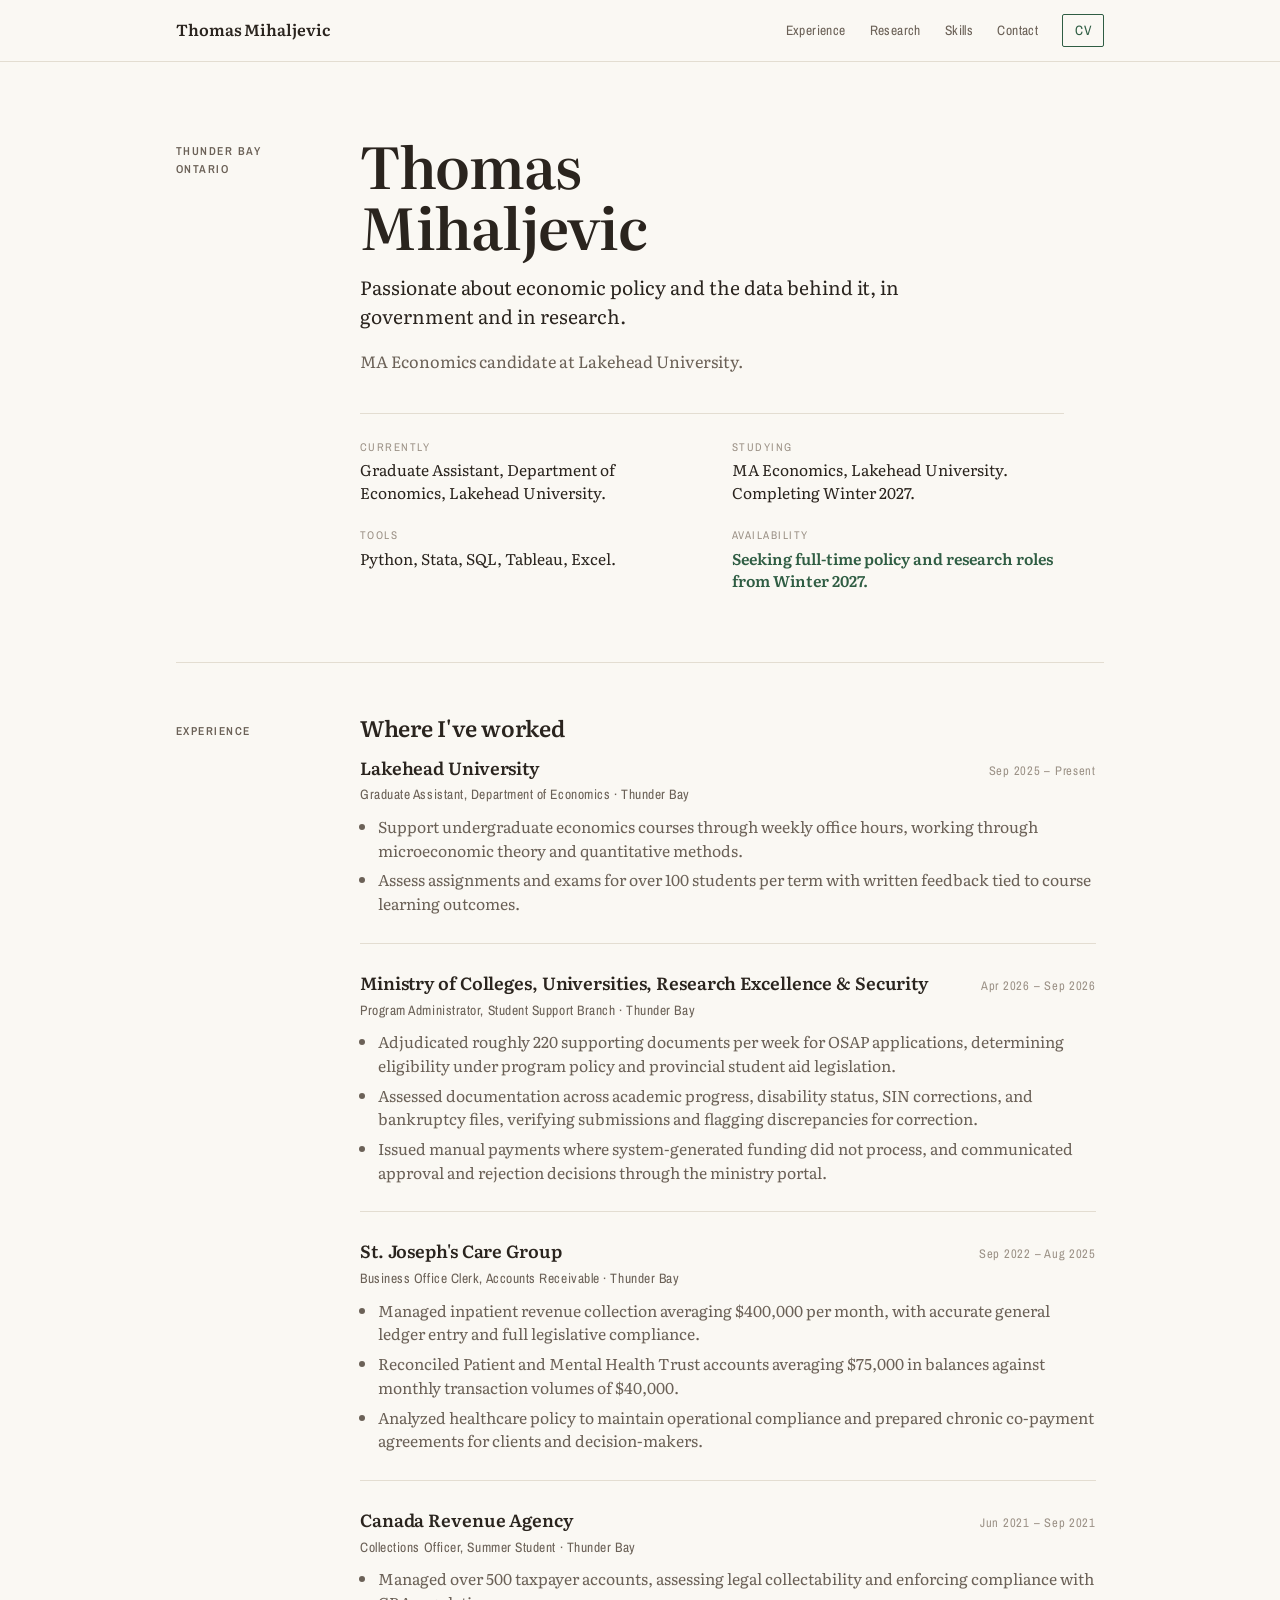
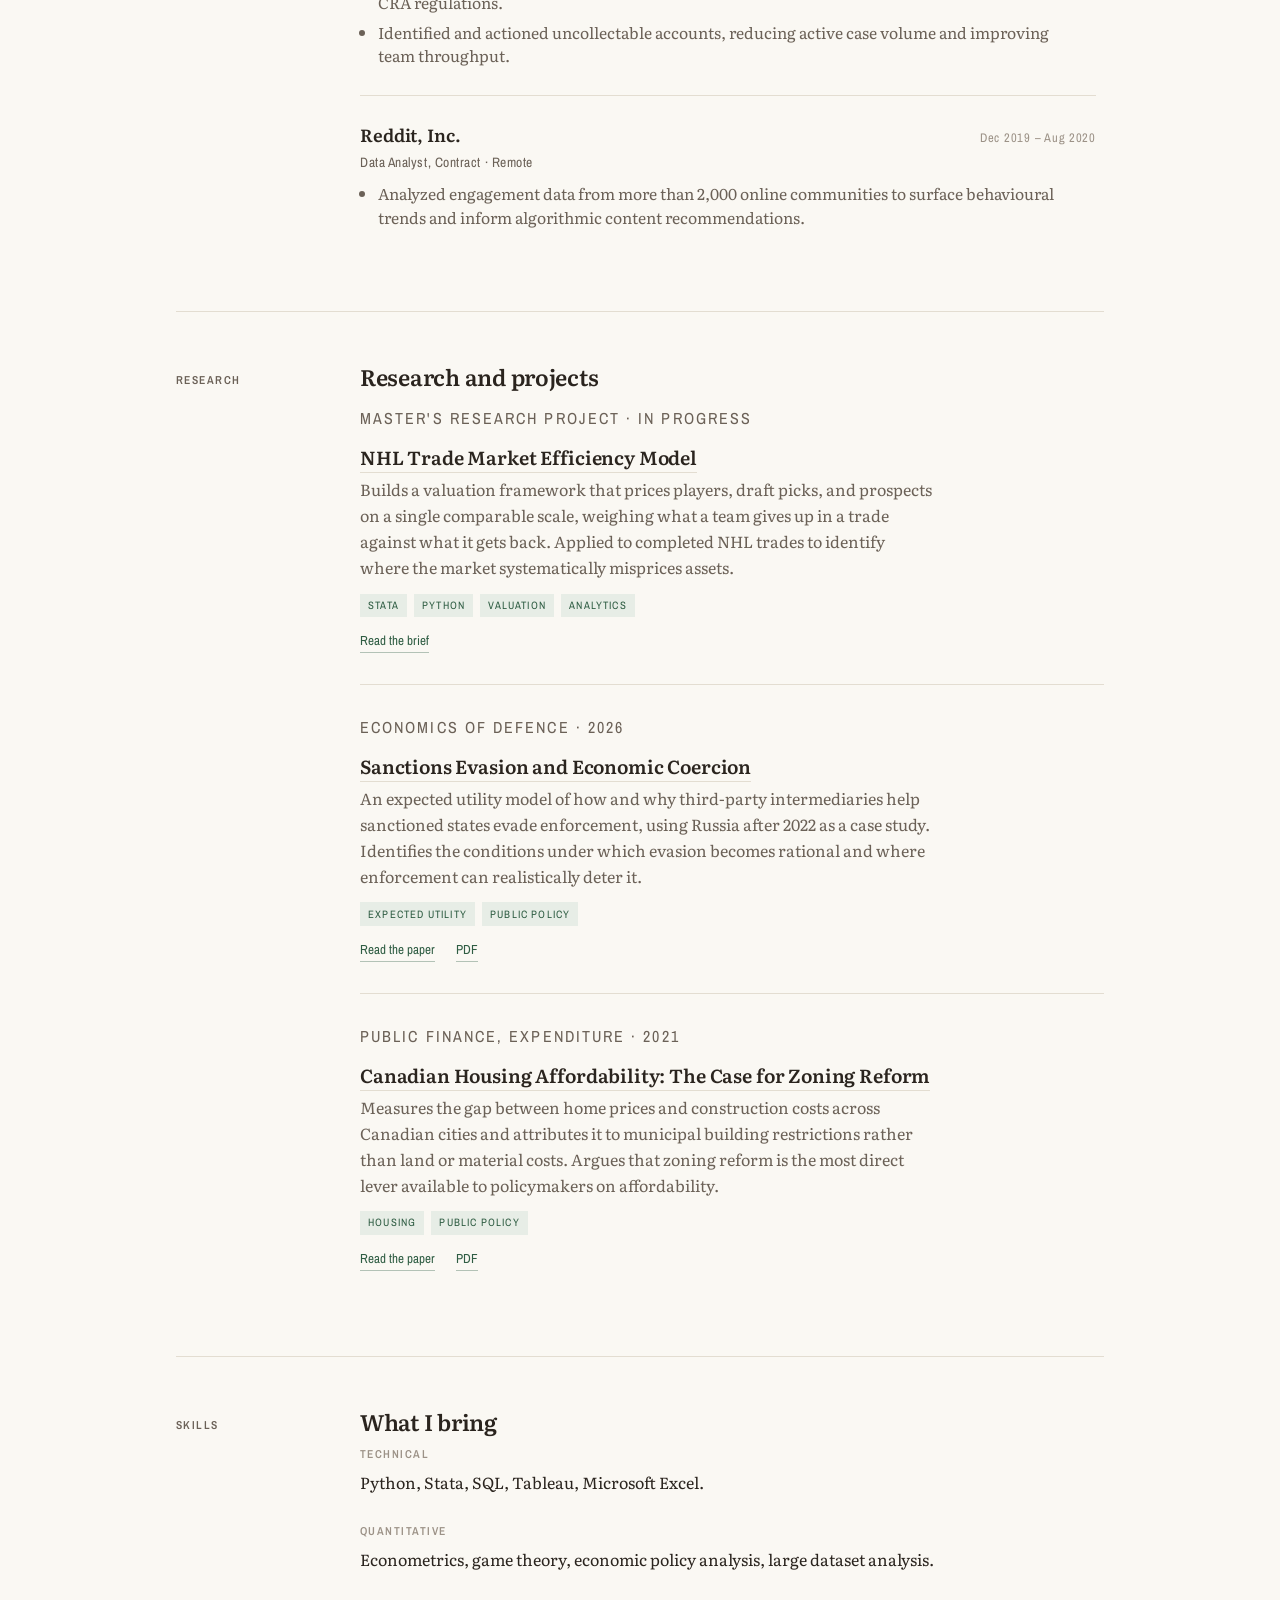
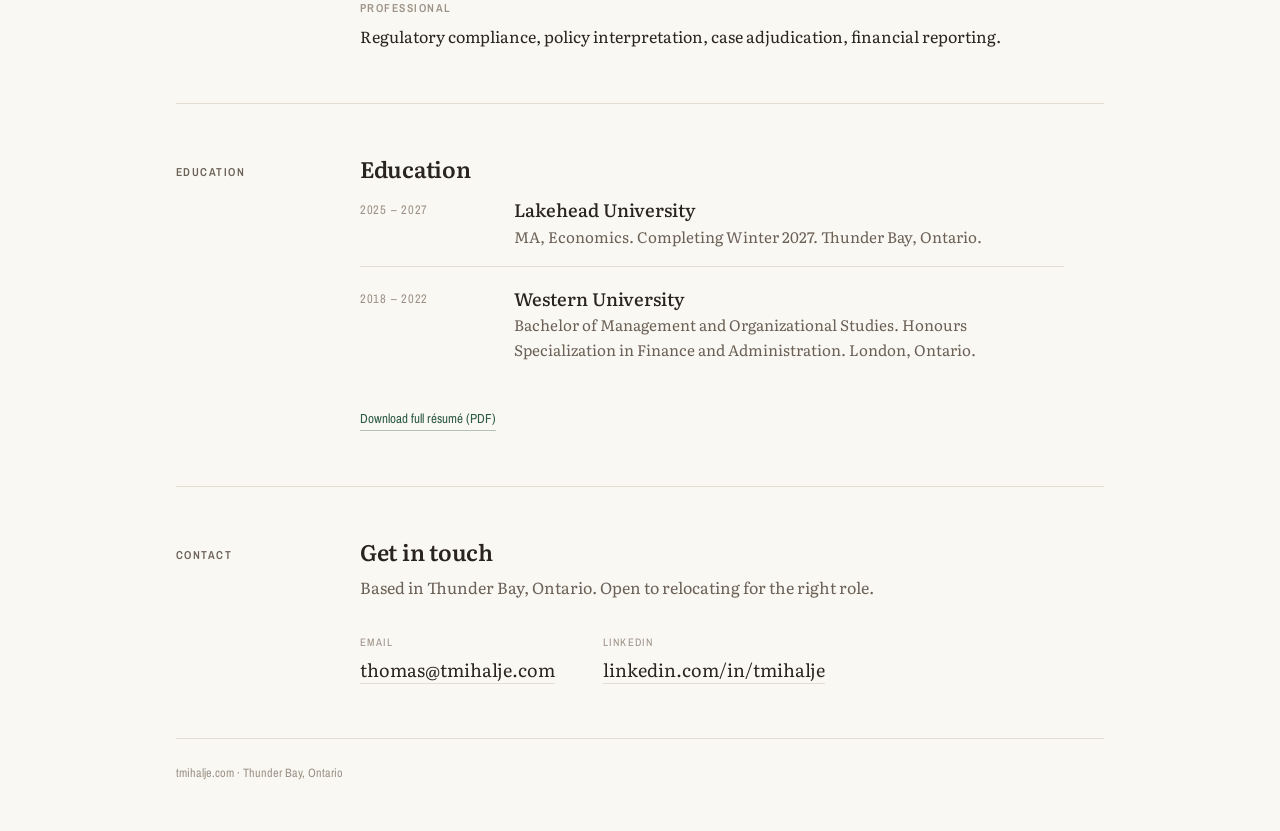
<file: index.html>
<!DOCTYPE html>
<html lang="en">
<head>
<meta charset="utf-8">
<meta name="viewport" content="width=device-width, initial-scale=1">
<link rel="icon" href="/favicon.svg" type="image/svg+xml">
<link rel="icon" href="/favicon.ico" sizes="32x32">
<link rel="apple-touch-icon" href="/apple-touch-icon.png">
<title>Thomas Mihaljevic — Economics and Public Policy</title>
<meta name="description" content="Thomas Mihaljevic — MA Economics candidate and Graduate Assistant at Lakehead University, formerly at the Ministry of Colleges, Universities, Research Excellence &amp; Security. Economic policy, valuation, and applied data work.">
<link rel="canonical" href="https://www.tmihalje.com/">
<meta property="og:type" content="website">
<meta property="og:url" content="https://www.tmihalje.com/">
<meta property="og:title" content="Thomas Mihaljevic — Economics and Public Policy">
<meta property="og:description" content="Thomas Mihaljevic — MA Economics candidate and Graduate Assistant at Lakehead University, formerly at the Ministry of Colleges, Universities, Research Excellence &amp; Security. Economic policy, valuation, and applied data work.">
<meta name="theme-color" content="#FAF8F3">
<link rel="preconnect" href="https://fonts.googleapis.com">
<link rel="preconnect" href="https://fonts.gstatic.com" crossorigin>
<link href="https://fonts.googleapis.com/css2?family=Archivo+Narrow:wght@400;500;600&family=Literata:ital,opsz,wght@0,7..72,300..700;1,7..72,300..500&display=swap" rel="stylesheet">
<link rel="stylesheet" href="/styles.css">
</head>
<body>
<a class="skip" href="#main">Skip to content</a>

<div class="topbar">
  <div class="topbar-in">
    <a class="name" href="/">Thomas Mihaljevic</a>
    <nav>
      <a href="#experience">Experience</a>
      <a href="#research">Research</a>
      <a href="#skills" class="hide-sm">Skills</a>
      <a href="#contact" class="hide-xs">Contact</a>
      <a href="/Thomas_Mihaljevic_Resume.pdf" class="cv">CV</a>
    </nav>
  </div>
</div>

<div class="wrap" id="top">
<main id="main">

  <!-- INTRO -->
  <div class="row intro">
    <div class="marker">Thunder Bay<br>Ontario</div>
    <div>
      <h1>Thomas<br>Mihaljevic</h1>
      <p class="pitch">Passionate about economic policy and the data behind it, in government and in research.</p>
      <p class="sub">MA Economics candidate at Lakehead University.</p>

      <dl class="glance">
        <div>
          <dt>Currently</dt>
          <dd>Graduate Assistant, Department of Economics, Lakehead University.</dd>
        </div>
        <div>
          <dt>Studying</dt>
          <dd>MA Economics, Lakehead University. Completing Winter 2027.</dd>
        </div>
        <div>
          <dt>Tools</dt>
          <dd>Python, Stata, SQL, Tableau, Excel.</dd>
        </div>
        <div>
          <dt>Availability</dt>
          <dd class="open">Seeking full-time policy and research roles from Winter 2027.</dd>
        </div>
      </dl>
    </div>
  </div>

  <!-- EXPERIENCE -->
  <section id="experience">
    <div class="row sec">
      <div class="marker">Experience</div>
      <div>
        <h2>Where I've worked</h2>

        <article class="job">
          <div class="job-head">
            <h3>Lakehead University</h3>
            <span class="when">Sep 2025 – Present</span>
          </div>
          <p class="role">Graduate Assistant, Department of Economics · Thunder Bay</p>
          <ul>
            <li>Support undergraduate economics courses through weekly office hours, working through microeconomic theory and quantitative methods.</li>
            <li>Assess assignments and exams for over 100 students per term with written feedback tied to course learning outcomes.</li>
          </ul>
        </article>

        <article class="job">
          <div class="job-head">
            <h3>Ministry of Colleges, Universities, Research Excellence &amp; Security</h3>
            <span class="when">Apr 2026 – Sep 2026</span>
          </div>
          <p class="role">Program Administrator, Student Support Branch · Thunder Bay</p>
          <ul>
            <li>Adjudicated roughly 220 supporting documents per week for OSAP applications, determining eligibility under program policy and provincial student aid legislation.</li>
            <li>Assessed documentation across academic progress, disability status, SIN corrections, and bankruptcy files, verifying submissions and flagging discrepancies for correction.</li>
            <li>Issued manual payments where system-generated funding did not process, and communicated approval and rejection decisions through the ministry portal.</li>
          </ul>
        </article>

        <article class="job">
          <div class="job-head">
            <h3>St. Joseph's Care Group</h3>
            <span class="when">Sep 2022 – Aug 2025</span>
          </div>
          <p class="role">Business Office Clerk, Accounts Receivable · Thunder Bay</p>
          <ul>
            <li>Managed inpatient revenue collection averaging $400,000 per month, with accurate general ledger entry and full legislative compliance.</li>
            <li>Reconciled Patient and Mental Health Trust accounts averaging $75,000 in balances against monthly transaction volumes of $40,000.</li>
            <li>Analyzed healthcare policy to maintain operational compliance and prepared chronic co-payment agreements for clients and decision-makers.</li>
          </ul>
        </article>

        <article class="job">
          <div class="job-head">
            <h3>Canada Revenue Agency</h3>
            <span class="when">Jun 2021 – Sep 2021</span>
          </div>
          <p class="role">Collections Officer, Summer Student · Thunder Bay</p>
          <ul>
            <li>Managed over 500 taxpayer accounts, assessing legal collectability and enforcing compliance with CRA regulations.</li>
            <li>Identified and actioned uncollectable accounts, reducing active case volume and improving team throughput.</li>
          </ul>
        </article>

        <article class="job">
          <div class="job-head">
            <h3>Reddit, Inc.</h3>
            <span class="when">Dec 2019 – Aug 2020</span>
          </div>
          <p class="role">Data Analyst, Contract · Remote</p>
          <ul>
            <li>Analyzed engagement data from more than 2,000 online communities to surface behavioural trends and inform algorithmic content recommendations.</li>
          </ul>
        </article>
      </div>
    </div>
  </section>

  <!-- RESEARCH -->
  <section id="research">
    <div class="row sec">
      <div class="marker">Research</div>
      <div>
        <h2>Research and projects</h2>

        <article class="item">
          <p class="kicker">Master's research project · In progress</p>
          <h3><a href="/nhl-trade-model/">NHL Trade Market Efficiency Model</a></h3>
          <p>Builds a valuation framework that prices players, draft picks, and prospects on a single comparable scale, weighing what a team gives up in a trade against what it gets back. Applied to completed NHL trades to identify where the market systematically misprices assets.</p>
          <div class="tags"><span>Stata</span><span>Python</span><span>Valuation</span><span>Analytics</span></div>
          <div class="links">
            <a href="/nhl-trade-model/">Read the brief</a>
          </div>
        </article>

        <article class="item">
          <p class="kicker">Economics of Defence · 2026</p>
          <h3><a href="/economic-sanctions/">Sanctions Evasion and Economic Coercion</a></h3>
          <p>An expected utility model of how and why third-party intermediaries help sanctioned states evade enforcement, using Russia after 2022 as a case study. Identifies the conditions under which evasion becomes rational and where enforcement can realistically deter it.</p>
          <div class="tags"><span>Expected utility</span><span>Public policy</span></div>
          <div class="links">
            <a href="/economic-sanctions/">Read the paper</a>
            <a href="/Sanctions.pdf">PDF</a>
          </div>
        </article>

        <article class="item">
          <p class="kicker">Public Finance, Expenditure · 2021</p>
          <h3><a href="/housing-paper/">Canadian Housing Affordability: The Case for Zoning Reform</a></h3>
          <p>Measures the gap between home prices and construction costs across Canadian cities and attributes it to municipal building restrictions rather than land or material costs. Argues that zoning reform is the most direct lever available to policymakers on affordability.</p>
          <div class="tags"><span>Housing</span><span>Public policy</span></div>
          <div class="links">
            <a href="/housing-paper/">Read the paper</a>
            <a href="/Housing_Paper.pdf">PDF</a>
          </div>
        </article>
      </div>
    </div>
  </section>

  <!-- SKILLS -->
  <section id="skills">
    <div class="row sec">
      <div class="marker">Skills</div>
      <div>
        <h2>What I bring</h2>
        <div class="skills">
          <div class="skill">
            <h3>Technical</h3>
            <p>Python, Stata, SQL, Tableau, Microsoft Excel.</p>
          </div>
          <div class="skill">
            <h3>Quantitative</h3>
            <p>Econometrics, game theory, economic policy analysis, large dataset analysis.</p>
          </div>
          <div class="skill">
            <h3>Professional</h3>
            <p>Regulatory compliance, policy interpretation, case adjudication, financial reporting.</p>
          </div>
        </div>
      </div>
    </div>
  </section>

  <!-- EDUCATION -->
  <section id="education">
    <div class="row sec">
      <div class="marker">Education</div>
      <div>
        <h2>Education</h2>
        <ul class="hist">
          <li><span class="yr">2025 – 2027</span><p class="what">Lakehead University<span>MA, Economics. Completing Winter 2027. Thunder Bay, Ontario.</span></p></li>
          <li><span class="yr">2018 – 2022</span><p class="what">Western University<span>Bachelor of Management and Organizational Studies. Honours Specialization in Finance and Administration. London, Ontario.</span></p></li>
        </ul>
        <div class="links after-list"><a href="/Thomas_Mihaljevic_Resume.pdf">Download full résumé (PDF)</a></div>
      </div>
    </div>
  </section>

  <!-- CONTACT -->
  <section id="contact">
    <div class="row sec">
      <div class="marker">Contact</div>
      <div>
        <h2>Get in touch</h2>
        <p class="lede">Based in Thunder Bay, Ontario. Open to relocating for the right role.</p>
        <div class="contact">
          <div><div class="k">Email</div><a href="mailto:thomas@tmihalje.com">thomas@tmihalje.com</a></div>
          <div><div class="k">LinkedIn</div><a href="https://linkedin.com/in/tmihalje">linkedin.com/in/tmihalje</a></div>
        </div>
      </div>
    </div>
  </section>

</main>
<footer>tmihalje.com · Thunder Bay, Ontario</footer>
</div>
</body>
</html>
</file>
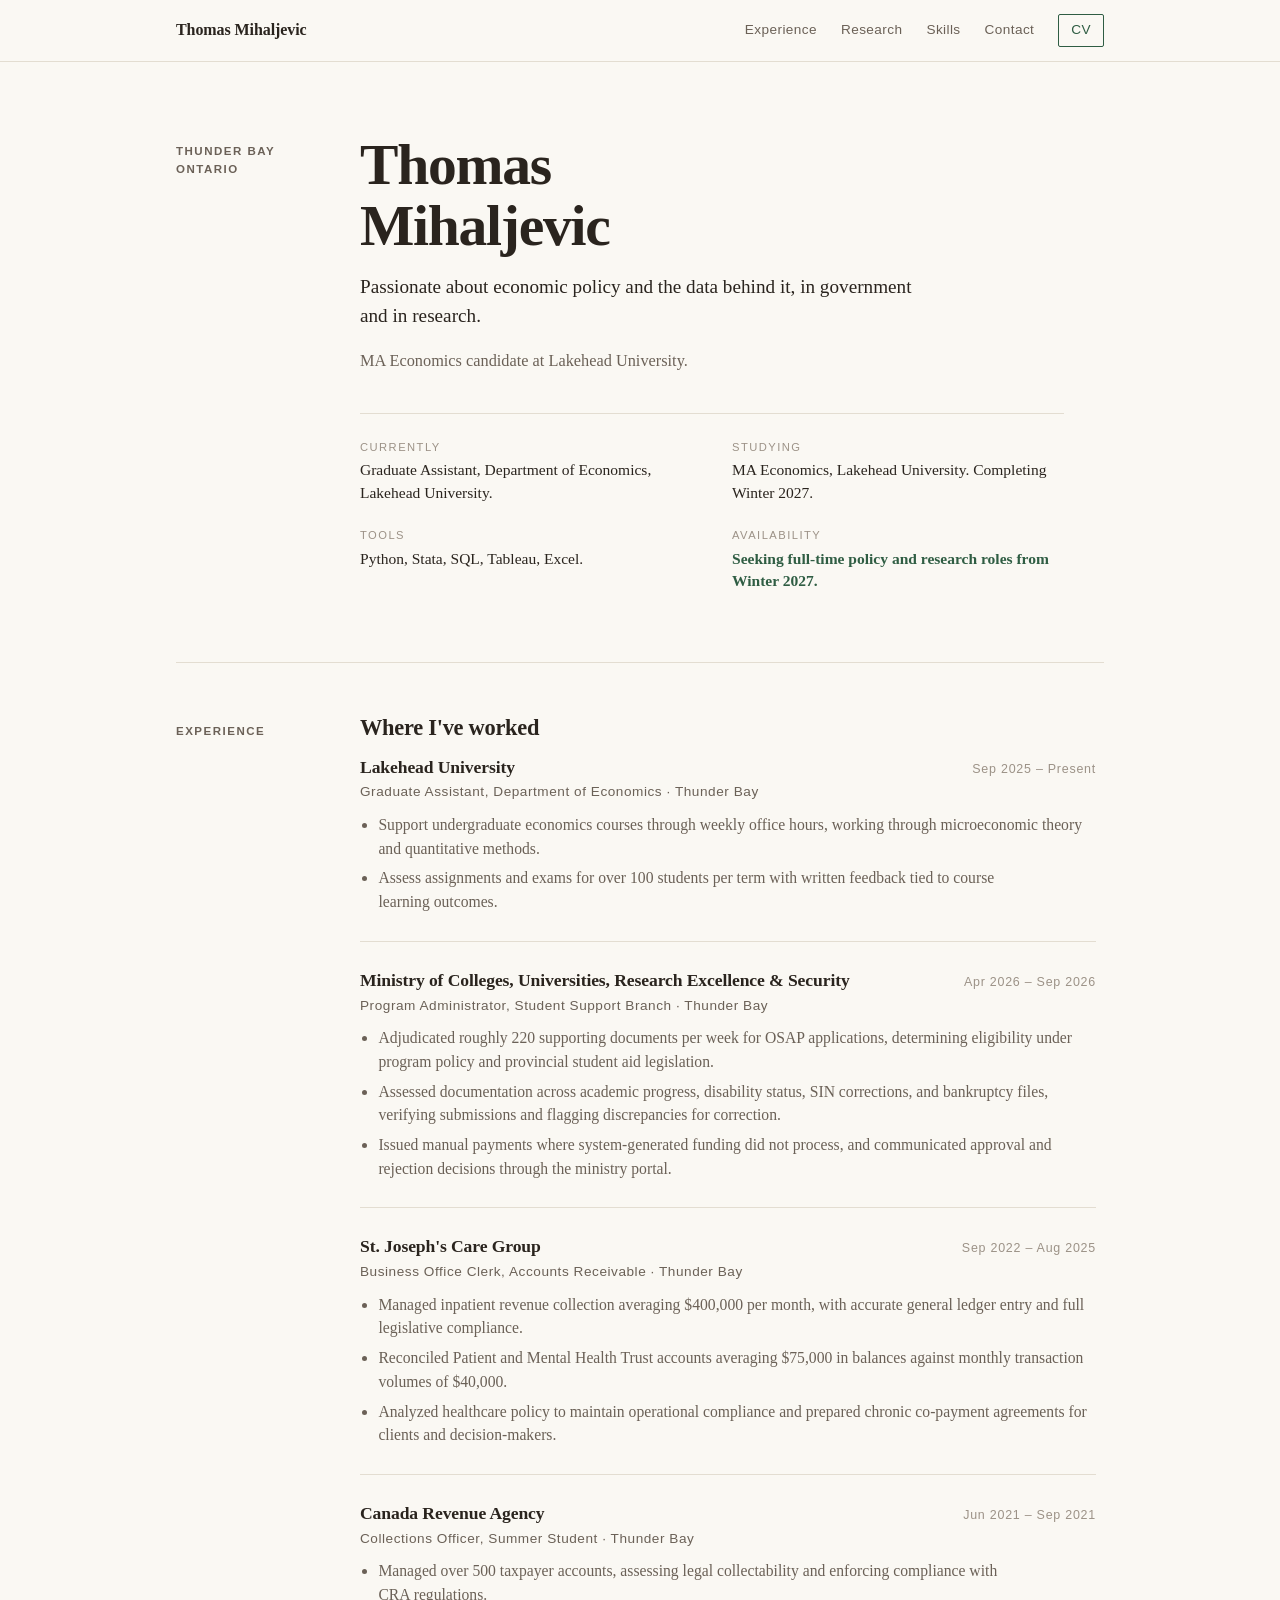
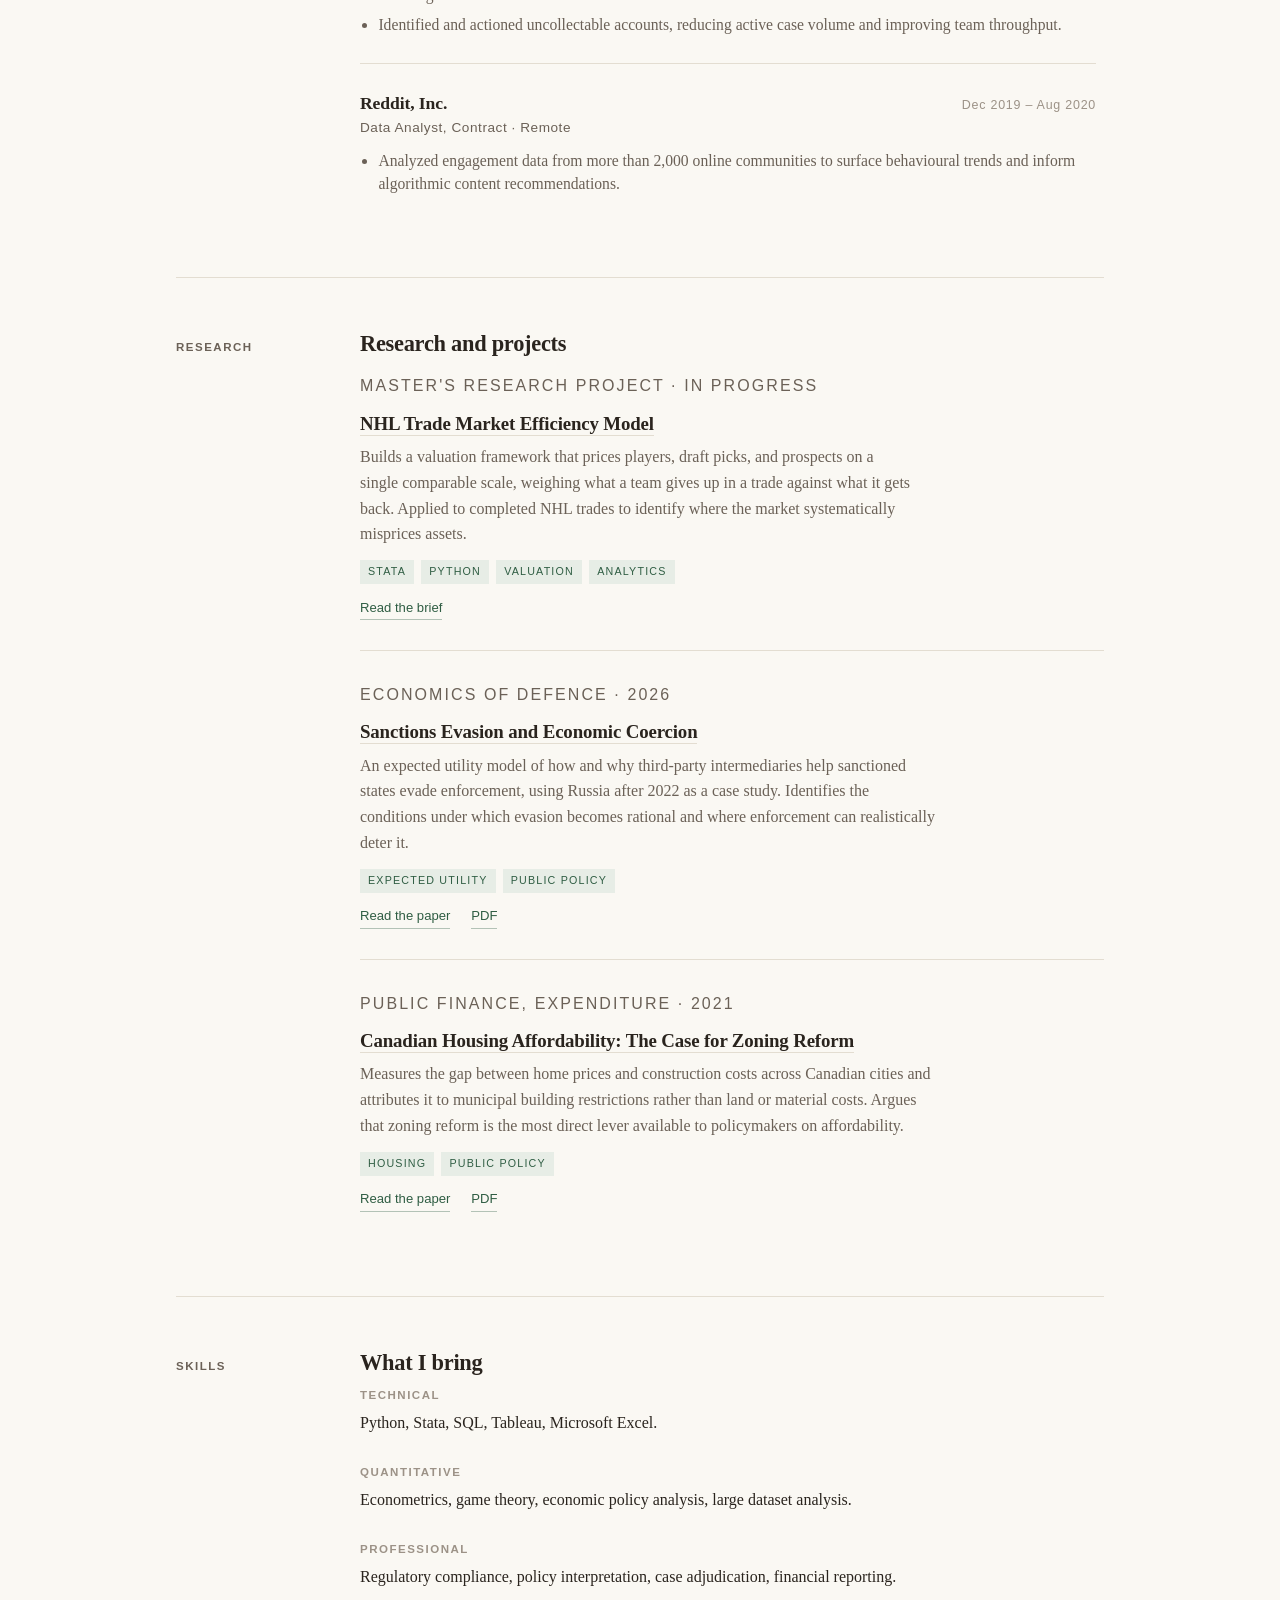
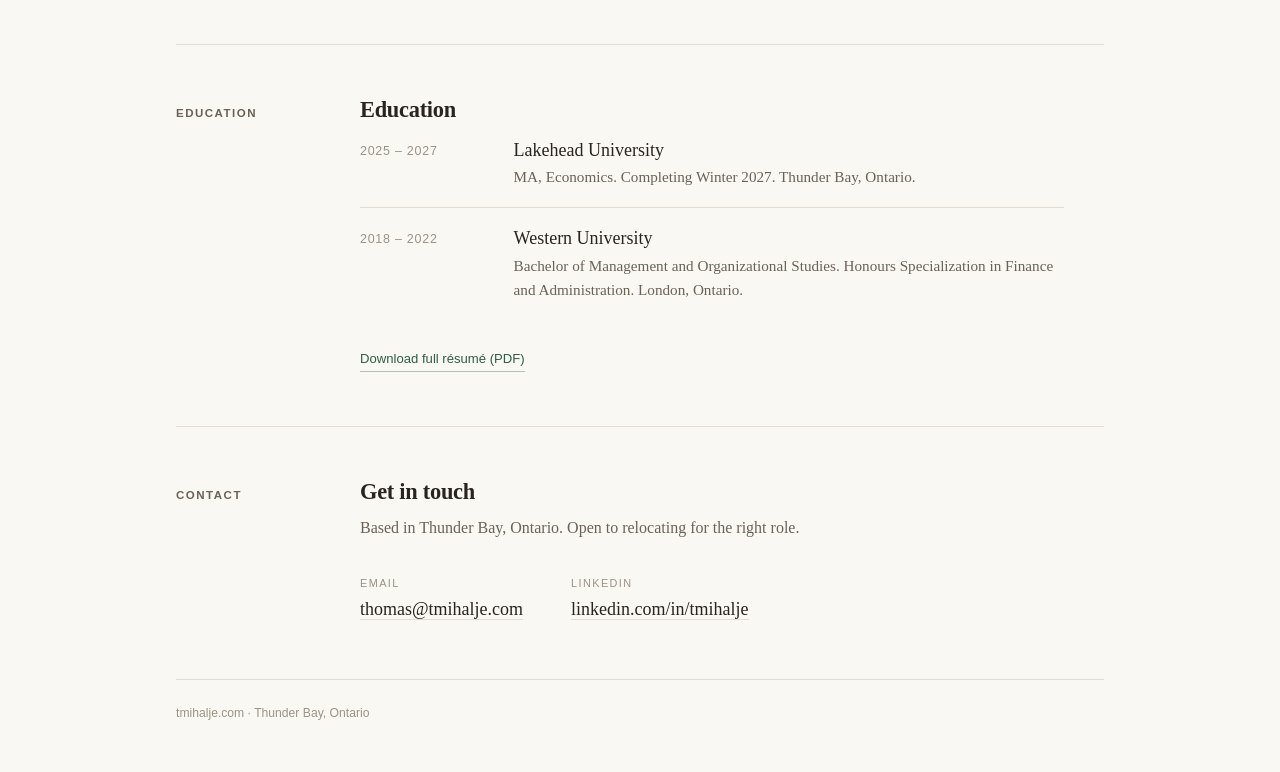
<file: contact/index.html>
<!DOCTYPE html>
<html lang="en">
<head>
<meta charset="utf-8">
<title>Contact — Thomas Mihaljevic</title>
<meta name="robots" content="noindex">
<link rel="canonical" href="https://www.tmihalje.com/#contact">
<meta http-equiv="refresh" content="0; url=/#contact">
</head>
<body>
<p>Contact details are now on the <a href="/#contact">homepage</a>.</p>
</body>
</html>
</file>
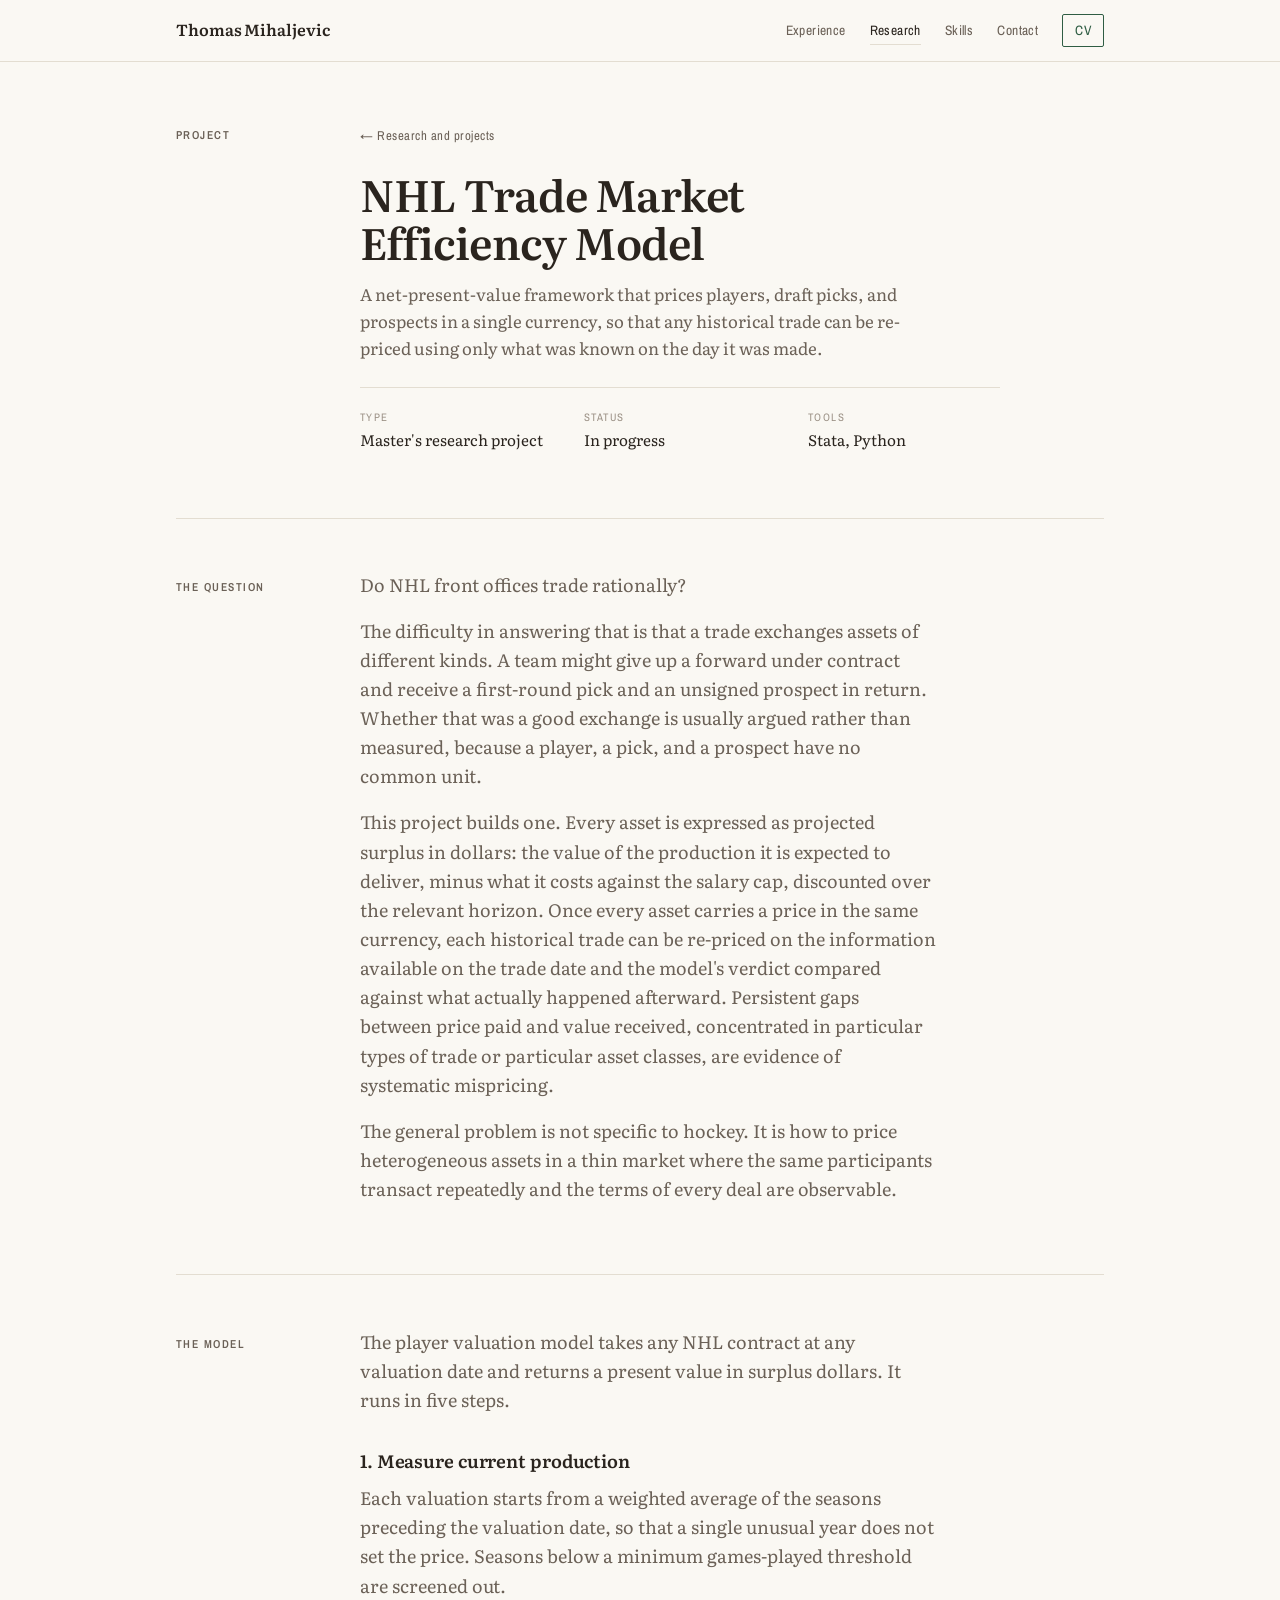
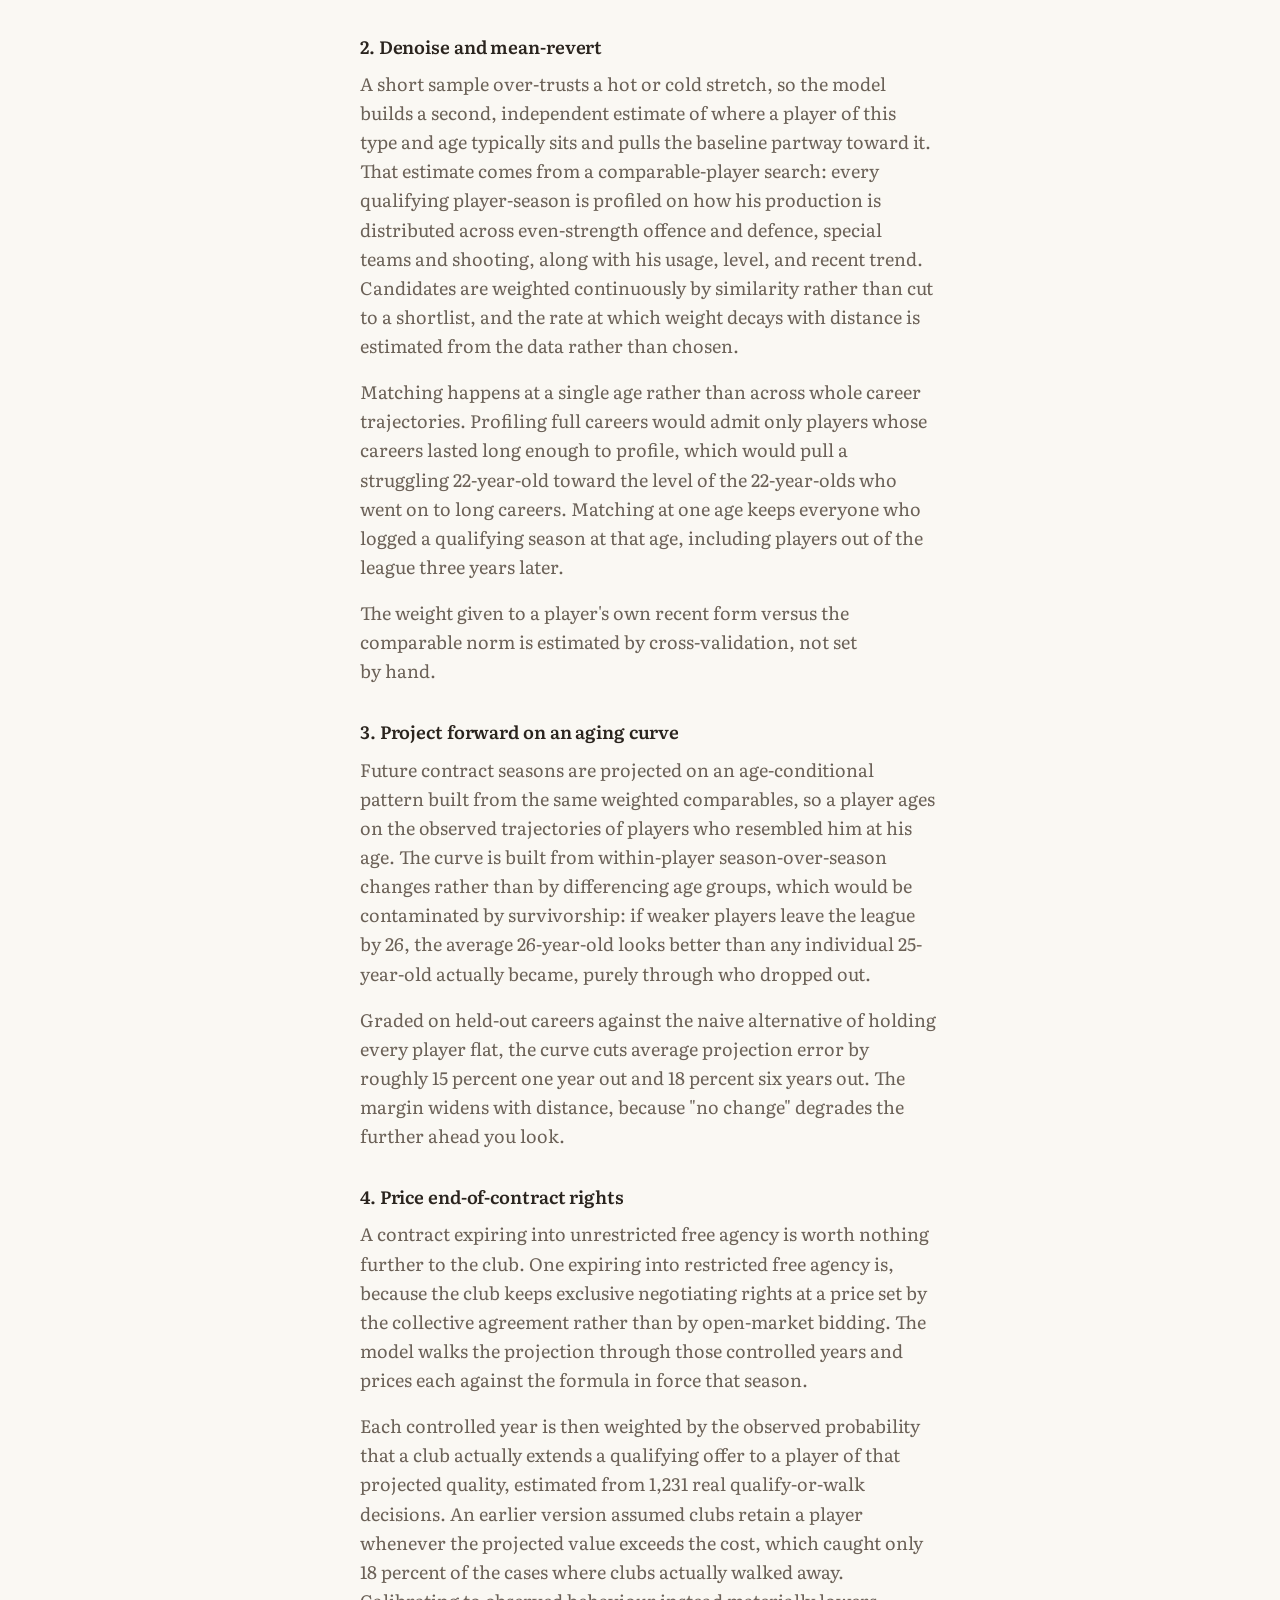
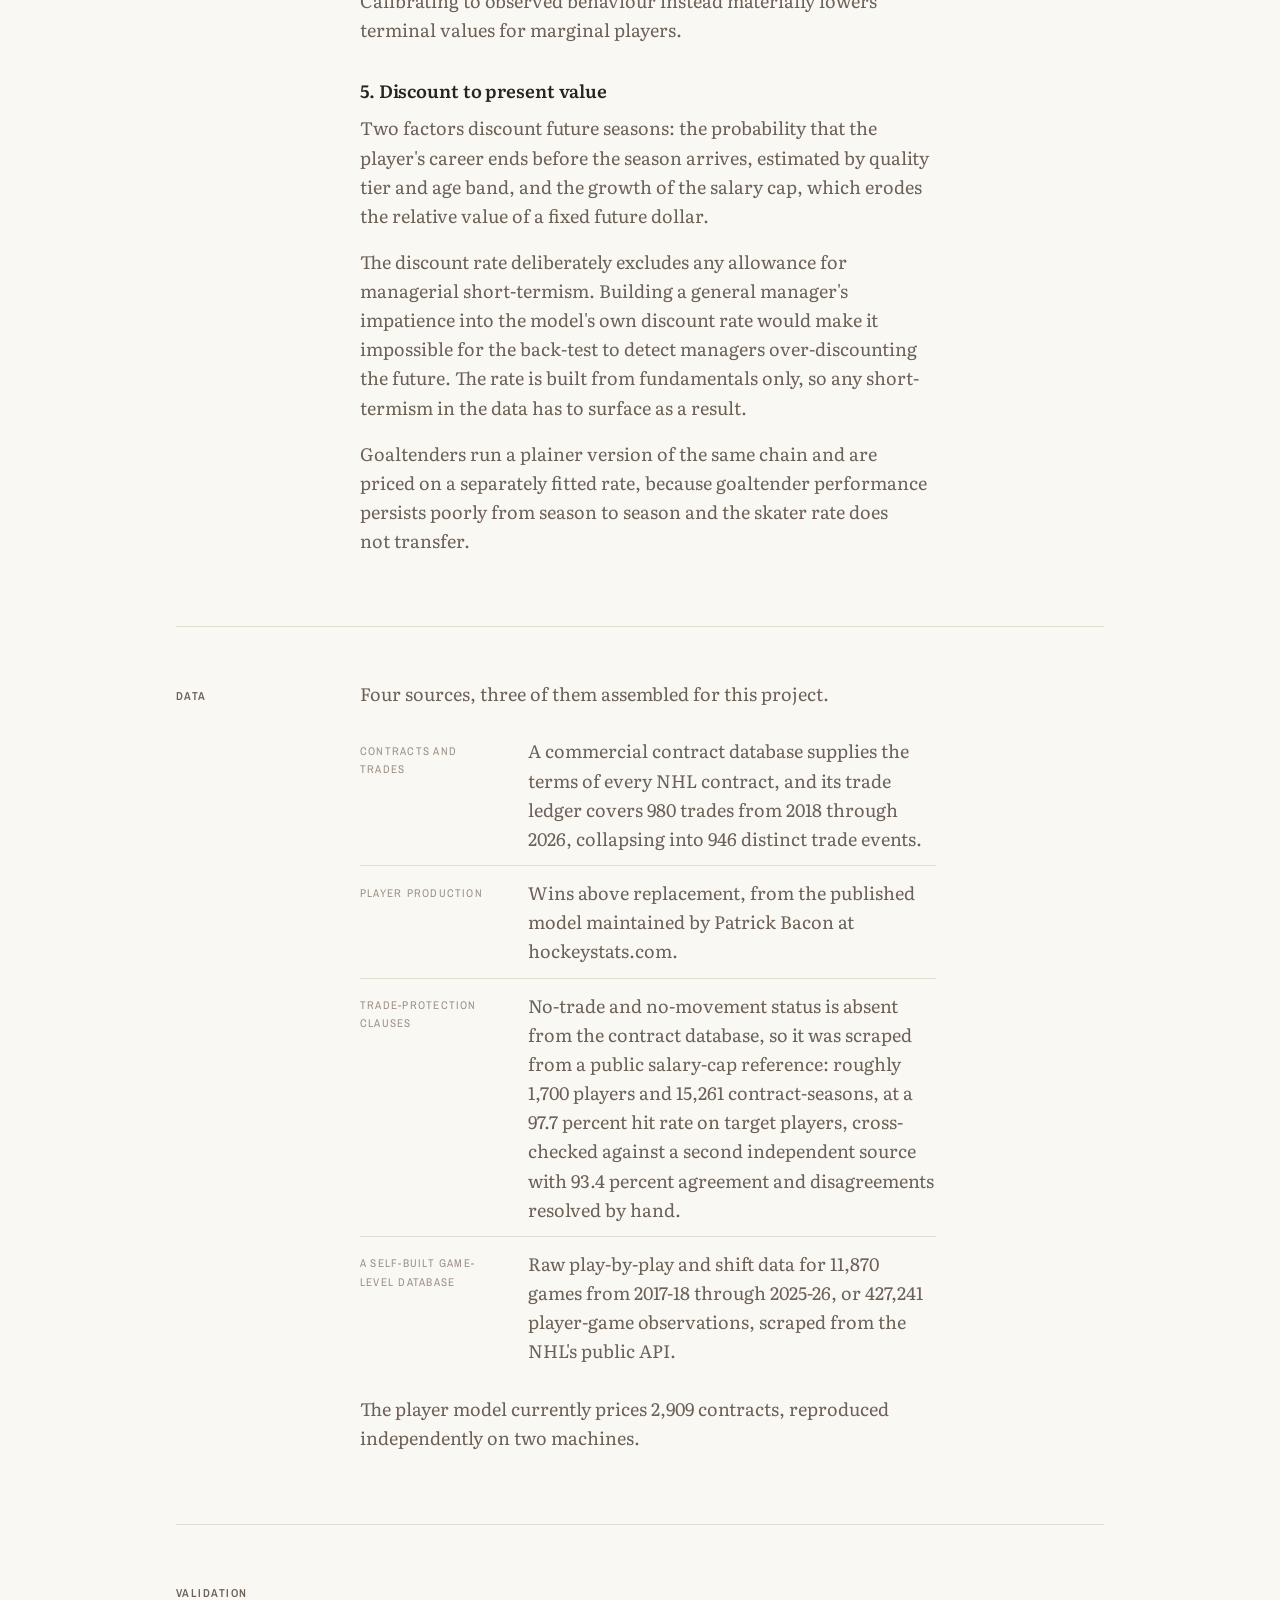
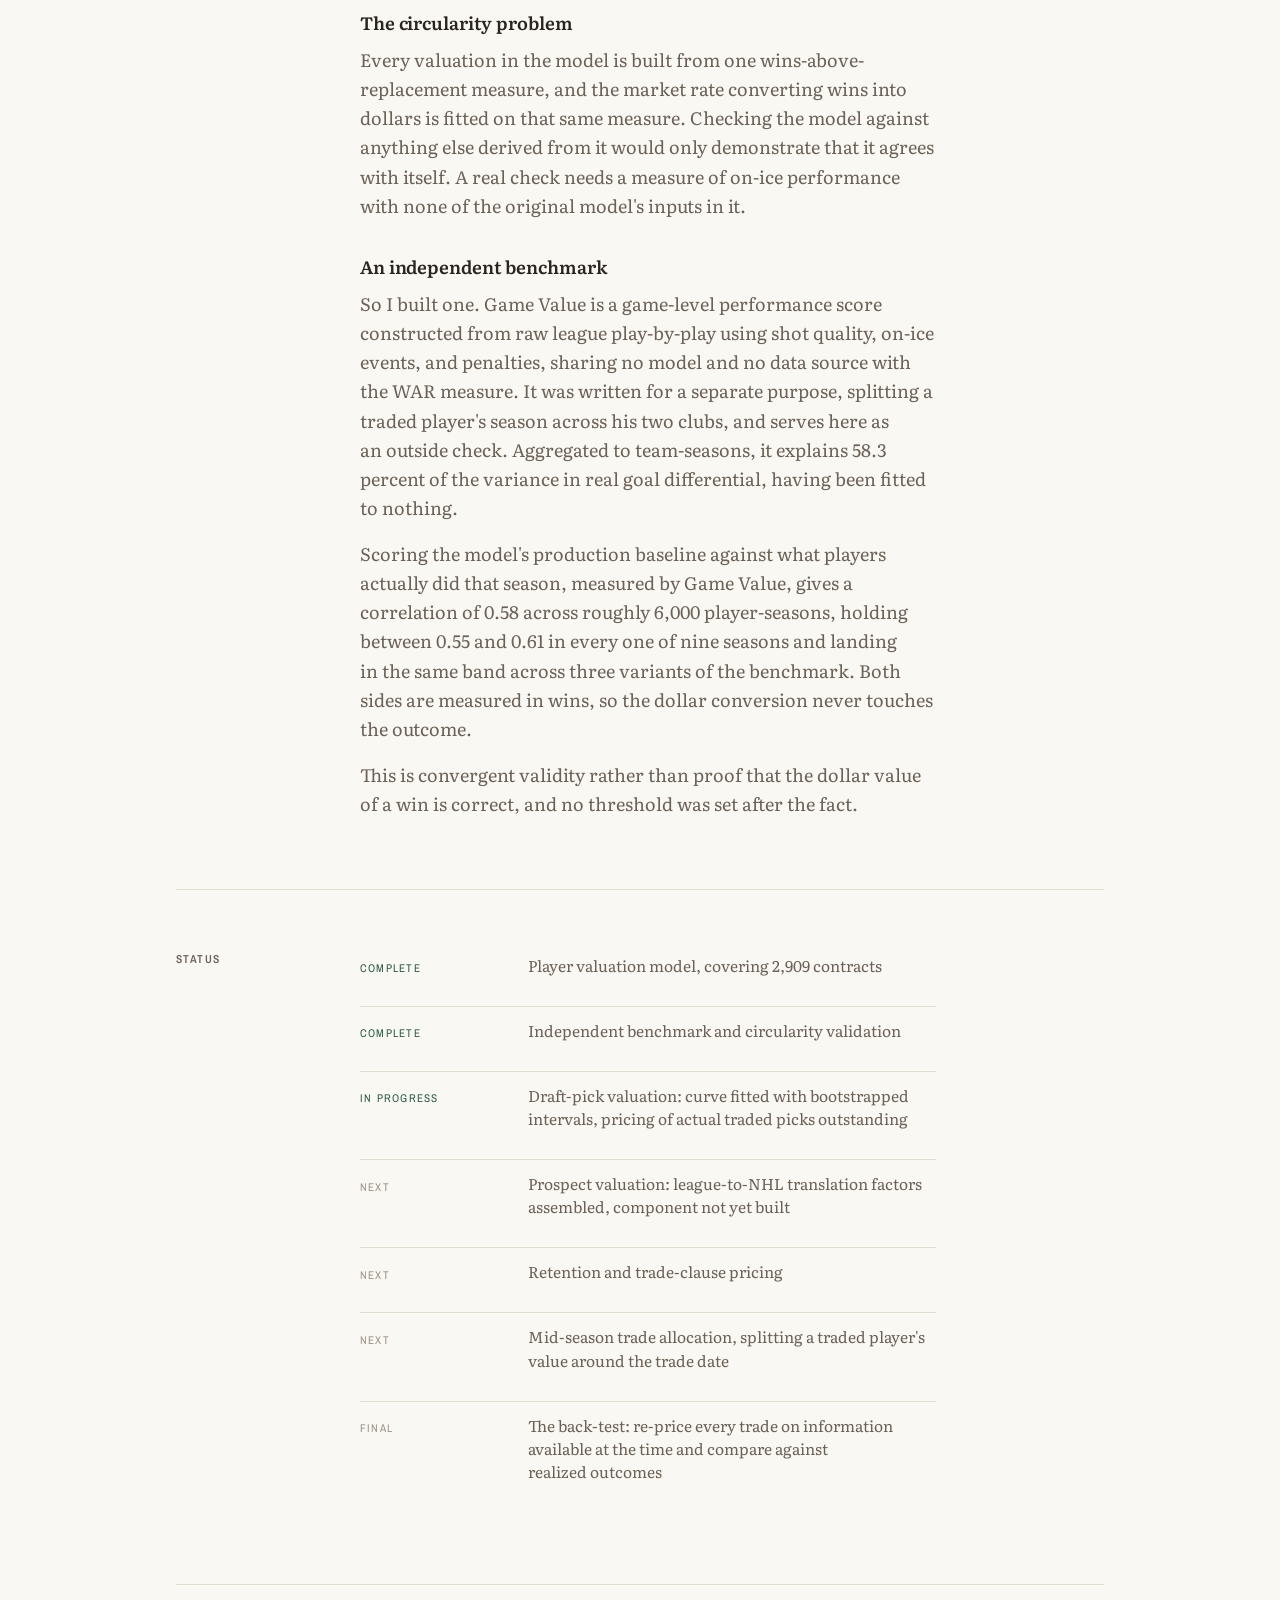
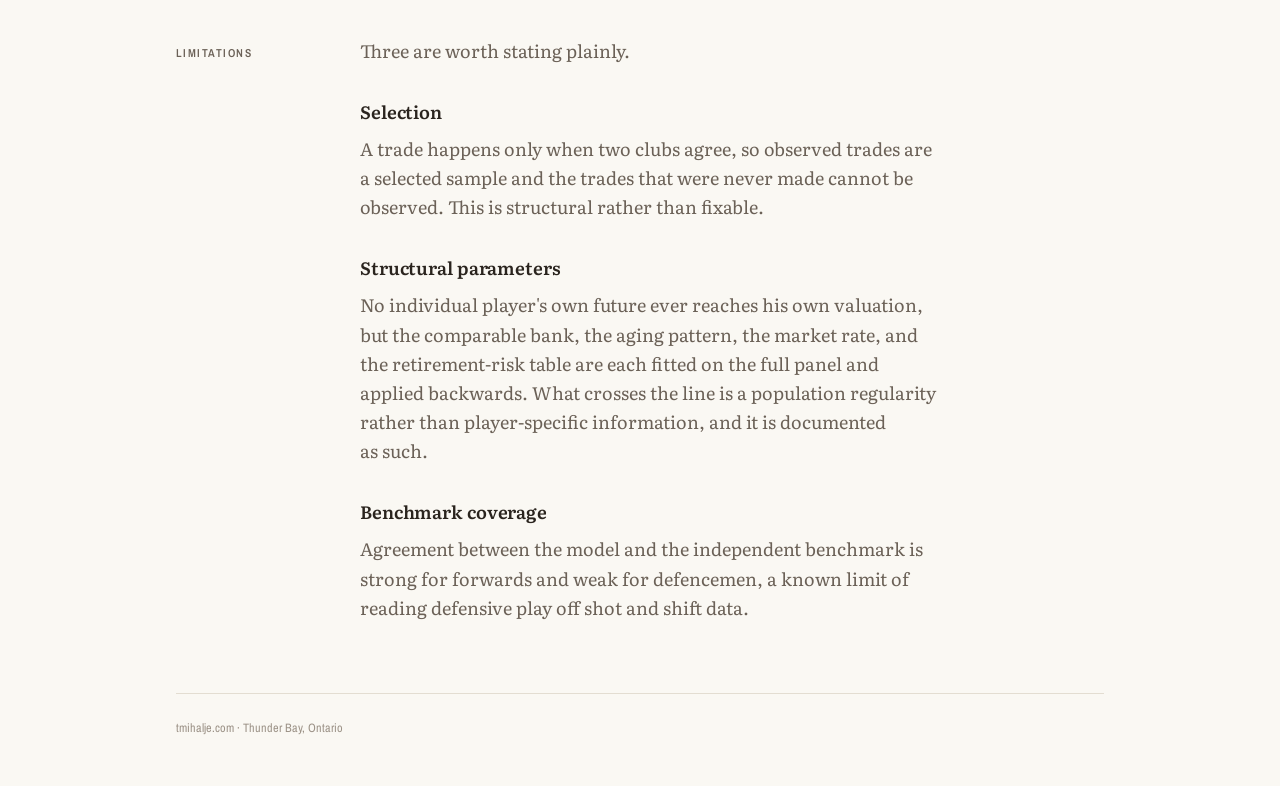
<file: nhl-trade-model/index.html>
<!DOCTYPE html>
<html lang="en">
<head>
<meta charset="utf-8">
<meta name="viewport" content="width=device-width, initial-scale=1">
<link rel="icon" href="/favicon.svg" type="image/svg+xml">
<link rel="icon" href="/favicon.ico" sizes="32x32">
<link rel="apple-touch-icon" href="/apple-touch-icon.png">
<title>NHL Trade Market Efficiency Model — Thomas Mihaljevic</title>
<meta name="description" content="A net-present-value framework that prices NHL players, draft picks, and prospects in one currency, used to test whether front offices trade rationally.">
<link rel="canonical" href="https://www.tmihalje.com/nhl-trade-model/">
<meta property="og:type" content="website">
<meta property="og:url" content="https://www.tmihalje.com/nhl-trade-model/">
<meta property="og:title" content="NHL Trade Market Efficiency Model — Thomas Mihaljevic">
<meta property="og:description" content="A net-present-value framework that prices NHL players, draft picks, and prospects in one currency, used to test whether front offices trade rationally.">
<meta name="theme-color" content="#FAF8F3">
<link rel="preconnect" href="https://fonts.googleapis.com">
<link rel="preconnect" href="https://fonts.gstatic.com" crossorigin>
<link href="https://fonts.googleapis.com/css2?family=Archivo+Narrow:wght@400;500;600&family=Literata:ital,opsz,wght@0,7..72,300..700;1,7..72,300..500&display=swap" rel="stylesheet">
<link rel="stylesheet" href="/styles.css">
</head>
<body>
<a class="skip" href="#main">Skip to content</a>

<div class="topbar">
  <div class="topbar-in">
    <a class="name" href="/">Thomas Mihaljevic</a>
    <nav>
      <a href="/#experience">Experience</a>
      <a href="/#research" aria-current="page">Research</a>
      <a href="/#skills" class="hide-sm">Skills</a>
      <a href="/#contact" class="hide-xs">Contact</a>
      <a href="/Thomas_Mihaljevic_Resume.pdf" class="cv">CV</a>
    </nav>
  </div>
</div>

<div class="wrap">
<main id="main">

  <div class="row paper-head">
    <div class="marker">Project</div>
    <div>
      <a class="back" href="/#research">← Research and projects</a>
      <h1>NHL Trade Market Efficiency Model</h1>
      <p class="standfirst">A net-present-value framework that prices players, draft picks, and prospects in a single currency, so that any historical trade can be re-priced using only what was known on the day it was made.</p>

      <dl class="paper-meta">
        <div><dt>Type</dt><dd>Master's research project</dd></div>
        <div><dt>Status</dt><dd>In progress</dd></div>
        <div><dt>Tools</dt><dd>Stata, Python</dd></div>
      </dl>

    </div>
  </div>

  <!-- THE QUESTION -->
  <section>
    <div class="row sec">
      <div class="marker">The question</div>
      <div class="prose">
        <p>Do NHL front offices trade rationally?</p>
        <p>The difficulty in answering that is that a trade exchanges assets of different kinds. A team might give up a forward under contract and receive a first-round pick and an unsigned prospect in return. Whether that was a good exchange is usually argued rather than measured, because a player, a pick, and a prospect have no common unit.</p>
        <p>This project builds one. Every asset is expressed as projected surplus in dollars: the value of the production it is expected to deliver, minus what it costs against the salary cap, discounted over the relevant horizon. Once every asset carries a price in the same currency, each historical trade can be re-priced on the information available on the trade date and the model's verdict compared against what actually happened afterward. Persistent gaps between price paid and value received, concentrated in particular types of trade or particular asset classes, are evidence of systematic mispricing.</p>
        <p>The general problem is not specific to hockey. It is how to price heterogeneous assets in a thin market where the same participants transact repeatedly and the terms of every deal are observable.</p>
      </div>
    </div>
  </section>

  <!-- THE MODEL -->
  <section>
    <div class="row sec">
      <div class="marker">The model</div>
      <div class="prose">
        <p>The player valuation model takes any NHL contract at any valuation date and returns a present value in surplus dollars. It runs in five steps.</p>

        <h3>1. Measure current production</h3>
        <p>Each valuation starts from a weighted average of the seasons preceding the valuation date, so that a single unusual year does not set the price. Seasons below a minimum games-played threshold are screened out.</p>

        <h3>2. Denoise and mean-revert</h3>
        <p>A short sample over-trusts a hot or cold stretch, so the model builds a second, independent estimate of where a player of this type and age typically sits and pulls the baseline partway toward it. That estimate comes from a comparable-player search: every qualifying player-season is profiled on how his production is distributed across even-strength offence and defence, special teams and shooting, along with his usage, level, and recent trend. Candidates are weighted continuously by similarity rather than cut to a shortlist, and the rate at which weight decays with distance is estimated from the data rather than chosen.</p>
        <p>Matching happens at a single age rather than across whole career trajectories. Profiling full careers would admit only players whose careers lasted long enough to profile, which would pull a struggling 22-year-old toward the level of the 22-year-olds who went on to long careers. Matching at one age keeps everyone who logged a qualifying season at that age, including players out of the league three years later.</p>
        <p>The weight given to a player's own recent form versus the comparable norm is estimated by cross-validation, not set by hand.</p>

        <h3>3. Project forward on an aging curve</h3>
        <p>Future contract seasons are projected on an age-conditional pattern built from the same weighted comparables, so a player ages on the observed trajectories of players who resembled him at his age. The curve is built from within-player season-over-season changes rather than by differencing age groups, which would be contaminated by survivorship: if weaker players leave the league by 26, the average 26-year-old looks better than any individual 25-year-old actually became, purely through who dropped out.</p>
        <p>Graded on held-out careers against the naive alternative of holding every player flat, the curve cuts average projection error by roughly 15 percent one year out and 18 percent six years out. The margin widens with distance, because "no change" degrades the further ahead you look.</p>

        <h3>4. Price end-of-contract rights</h3>
        <p>A contract expiring into unrestricted free agency is worth nothing further to the club. One expiring into restricted free agency is, because the club keeps exclusive negotiating rights at a price set by the collective agreement rather than by open-market bidding. The model walks the projection through those controlled years and prices each against the formula in force that season.</p>
        <p>Each controlled year is then weighted by the observed probability that a club actually extends a qualifying offer to a player of that projected quality, estimated from 1,231 real qualify-or-walk decisions. An earlier version assumed clubs retain a player whenever the projected value exceeds the cost, which caught only 18 percent of the cases where clubs actually walked away. Calibrating to observed behaviour instead materially lowers terminal values for marginal players.</p>

        <h3>5. Discount to present value</h3>
        <p>Two factors discount future seasons: the probability that the player's career ends before the season arrives, estimated by quality tier and age band, and the growth of the salary cap, which erodes the relative value of a fixed future dollar.</p>
        <p>The discount rate deliberately excludes any allowance for managerial short-termism. Building a general manager's impatience into the model's own discount rate would make it impossible for the back-test to detect managers over-discounting the future. The rate is built from fundamentals only, so any short-termism in the data has to surface as a result.</p>
        <p>Goaltenders run a plainer version of the same chain and are priced on a separately fitted rate, because goaltender performance persists poorly from season to season and the skater rate does not transfer.</p>
      </div>
    </div>
  </section>

  <!-- DATA -->
  <section>
    <div class="row sec">
      <div class="marker">Data</div>
      <div class="prose">
        <p>Four sources, three of them assembled for this project.</p>
        <ul class="ledger">
          <li><span class="k">Contracts and trades</span><span>A commercial contract database supplies the terms of every NHL contract, and its trade ledger covers 980 trades from 2018 through 2026, collapsing into 946 distinct trade events.</span></li>
          <li><span class="k">Player production</span><span>Wins above replacement, from the published model maintained by Patrick Bacon at hockeystats.com.</span></li>
          <li><span class="k">Trade-protection clauses</span><span>No-trade and no-movement status is absent from the contract database, so it was scraped from a public salary-cap reference: roughly 1,700 players and 15,261 contract-seasons, at a 97.7 percent hit rate on target players, cross-checked against a second independent source with 93.4 percent agreement and disagreements resolved by hand.</span></li>
          <li><span class="k">A self-built game-level database</span><span>Raw play-by-play and shift data for 11,870 games from 2017-18 through 2025-26, or 427,241 player-game observations, scraped from the NHL's public API.</span></li>
        </ul>
        <p>The player model currently prices 2,909 contracts, reproduced independently on two machines.</p>
      </div>
    </div>
  </section>

  <!-- VALIDATION -->
  <section>
    <div class="row sec">
      <div class="marker">Validation</div>
      <div class="prose">
        <h3>The circularity problem</h3>
        <p>Every valuation in the model is built from one wins-above-replacement measure, and the market rate converting wins into dollars is fitted on that same measure. Checking the model against anything else derived from it would only demonstrate that it agrees with itself. A real check needs a measure of on-ice performance with none of the original model's inputs in it.</p>

        <h3>An independent benchmark</h3>
        <p>So I built one. Game Value is a game-level performance score constructed from raw league play-by-play using shot quality, on-ice events, and penalties, sharing no model and no data source with the WAR measure. It was written for a separate purpose, splitting a traded player's season across his two clubs, and serves here as an outside check. Aggregated to team-seasons, it explains 58.3 percent of the variance in real goal differential, having been fitted to nothing.</p>
        <p>Scoring the model's production baseline against what players actually did that season, measured by Game Value, gives a correlation of 0.58 across roughly 6,000 player-seasons, holding between 0.55 and 0.61 in every one of nine seasons and landing in the same band across three variants of the benchmark. Both sides are measured in wins, so the dollar conversion never touches the outcome.</p>
        <p>This is convergent validity rather than proof that the dollar value of a win is correct, and no threshold was set after the fact.</p>
      </div>
    </div>
  </section>

  <!-- STATUS -->
  <section>
    <div class="row sec">
      <div class="marker">Status</div>
      <div class="prose">
        <ul class="progress">
          <li><span class="state">Complete</span><p>Player valuation model, covering 2,909 contracts</p></li>
          <li><span class="state">Complete</span><p>Independent benchmark and circularity validation</p></li>
          <li><span class="state">In progress</span><p>Draft-pick valuation: curve fitted with bootstrapped intervals, pricing of actual traded picks outstanding</p></li>
          <li><span class="state pending">Next</span><p>Prospect valuation: league-to-NHL translation factors assembled, component not yet built</p></li>
          <li><span class="state pending">Next</span><p>Retention and trade-clause pricing</p></li>
          <li><span class="state pending">Next</span><p>Mid-season trade allocation, splitting a traded player's value around the trade date</p></li>
          <li><span class="state pending">Final</span><p>The back-test: re-price every trade on information available at the time and compare against realized outcomes</p></li>
        </ul>
      </div>
    </div>
  </section>

  <!-- LIMITATIONS -->
  <section>
    <div class="row sec">
      <div class="marker">Limitations</div>
      <div class="prose">
        <p>Three are worth stating plainly.</p>
        <h3>Selection</h3>
        <p>A trade happens only when two clubs agree, so observed trades are a selected sample and the trades that were never made cannot be observed. This is structural rather than fixable.</p>
        <h3>Structural parameters</h3>
        <p>No individual player's own future ever reaches his own valuation, but the comparable bank, the aging pattern, the market rate, and the retirement-risk table are each fitted on the full panel and applied backwards. What crosses the line is a population regularity rather than player-specific information, and it is documented as such.</p>
        <h3>Benchmark coverage</h3>
        <p>Agreement between the model and the independent benchmark is strong for forwards and weak for defencemen, a known limit of reading defensive play off shot and shift data.</p>
      </div>
    </div>
  </section>

</main>
<footer>tmihalje.com · Thunder Bay, Ontario</footer>
</div>
</body>
</html>
</file>
<file: styles.css>
/* ============================================================
   tmihalje.com — shared stylesheet
   Every page links to this file, so a change here changes the
   whole site. Do not duplicate these rules into page <style> blocks.
   ============================================================ */

:root{
  --paper:#FAF8F3;
  --paper-2:#F2EDE3;
  --ink:#2A241E;
  --ink-2:#6B6157;
  --ink-3:#9C9287;
  --accent:#2F5D43;
  --accent-pale:#E7EDE6;
  --rule:#E3DDD1;

  --serif:"Literata",Georgia,"Times New Roman",serif;
  --label:"Archivo Narrow","Helvetica Neue",Arial,sans-serif;

  --col:9rem;          /* left label column */
  --gutter:2.5rem;
  --measure:36rem;     /* comfortable reading width */
}

*{box-sizing:border-box}
html{scroll-behavior:smooth;-webkit-text-size-adjust:100%}
@media (prefers-reduced-motion:reduce){html{scroll-behavior:auto}}

body{
  margin:0;background:var(--paper);color:var(--ink);
  font-family:var(--serif);font-size:18px;line-height:1.62;
  font-optical-sizing:auto;font-weight:400;
}

h1,h2,h3{text-wrap:balance}
p,li,dd{text-wrap:pretty}
::selection{background:var(--accent-pale);color:var(--ink)}

.wrap{max-width:62rem;margin:0 auto;padding:0 2rem}
@media (max-width:640px){.wrap{padding:0 1.35rem}}

/* Label column left, content right. No vertical rule — the horizontal
   section rules and the whitespace carry the structure. */
.row{display:grid;grid-template-columns:var(--col) minmax(0,1fr);gap:0 var(--gutter)}
@media (max-width:860px){.row{grid-template-columns:1fr;gap:0}}
.marker{
  font-family:var(--label);font-size:.72rem;letter-spacing:.13em;
  text-transform:uppercase;color:var(--ink-2);font-weight:600;padding-top:.5rem;
}
@media (max-width:860px){.marker{padding-top:0;margin-bottom:.75rem}}

/* ---------- nav ---------- */
.topbar{position:sticky;top:0;z-index:10;background:var(--paper);border-bottom:1px solid var(--rule)}
.topbar-in{max-width:62rem;margin:0 auto;padding:.85rem 2rem;
  display:flex;align-items:center;justify-content:space-between;gap:1rem}
.topbar .name{font-family:var(--serif);font-weight:600;font-size:1rem;
  text-decoration:none;color:var(--ink);letter-spacing:-.005em;white-space:nowrap}
.topbar nav{display:flex;align-items:center;gap:1.5rem;
  font-family:var(--label);font-size:.85rem;letter-spacing:.03em}
.topbar nav a{color:var(--ink-2);text-decoration:none;padding:.2rem 0;border-bottom:1px solid transparent}
.topbar nav a:hover,.topbar nav a:focus-visible{color:var(--accent);border-bottom-color:var(--accent)}
.topbar nav a.cv{color:var(--accent);border:1px solid var(--accent);border-radius:2px;padding:.3rem .75rem}
.topbar nav a.cv:hover,.topbar nav a.cv:focus-visible{background:var(--accent);color:var(--paper)}
/* sub-pages mark Research with aria-current; a quiet rule, not a new colour */
.topbar nav a[aria-current]{color:var(--ink);border-bottom-color:var(--rule)}
@media (max-width:700px){
  .topbar-in{padding:.7rem 1.35rem}
  .topbar nav{gap:.95rem;font-size:.78rem}
  .topbar nav a.hide-sm{display:none}
}
/* Phones: the name plus four links won't fit on one line, and a wrapped
   name doubles the sticky bar's height. Contact is one scroll away. */
@media (max-width:480px){
  .topbar-in{padding:.7rem 1rem}
  .topbar nav{gap:.75rem}
  .topbar nav a.cv{padding:.25rem .6rem}
  .topbar nav a.hide-xs{display:none}
}
@media (max-width:350px){
  .topbar-in{padding:.7rem .6rem}
  .topbar .name{font-size:.9rem}
  .topbar nav{gap:.5rem}
}

/* ---------- intro ---------- */
.intro{padding:4.5rem 0 3.2rem}
@media (max-width:860px){.intro{padding:2.75rem 0 2.5rem}}
h1{font-family:var(--serif);font-weight:600;
  font-size:clamp(2.4rem,6vw,3.6rem);line-height:1.06;
  letter-spacing:-.022em;margin:0 0 1.1rem}
.pitch{font-size:1.2rem;max-width:var(--measure);margin:0 0 1.1rem;line-height:1.48}
.intro p.sub{max-width:var(--measure);color:var(--ink-2);margin:0;font-size:1.02rem}

.glance{margin-top:2.4rem;border-top:1px solid var(--rule);
  display:grid;grid-template-columns:repeat(2,minmax(0,1fr));
  gap:1.4rem 2.5rem;padding-top:1.5rem;max-width:44rem}
@media (max-width:560px){.glance{grid-template-columns:1fr;gap:1.1rem}}
.glance dt{font-family:var(--label);font-size:.7rem;letter-spacing:.13em;
  text-transform:uppercase;color:var(--ink-3);margin-bottom:.2rem}
.glance dd{margin:0;font-size:.97rem;line-height:1.45}
.glance .open{color:var(--accent);font-weight:600}

/* ---------- sections ---------- */
section{border-top:1px solid var(--rule)}
/* nav anchors land below the sticky bar instead of under it */
section[id]{scroll-margin-top:3.9rem}
.sec{padding:3.2rem 0 3.4rem}
h2{font-family:var(--serif);font-weight:600;font-size:1.4rem;line-height:1.22;
  letter-spacing:-.012em;margin:0 0 .6rem}
.lede{max-width:var(--measure);color:var(--ink-2);margin:0 0 2.1rem;font-size:1rem}

/* experience */
.job{padding:1.7rem 0;border-top:1px solid var(--rule);max-width:46rem}
.job:first-of-type{border-top:none;padding-top:.3rem}
.job-head{display:flex;justify-content:space-between;align-items:baseline;
  gap:1rem;flex-wrap:wrap;margin-bottom:.15rem}
.job h3{font-family:var(--serif);font-weight:600;font-size:1.1rem;
  line-height:1.3;margin:0;letter-spacing:-.006em}
.job .when{font-family:var(--label);font-size:.78rem;letter-spacing:.06em;
  color:var(--ink-3);white-space:nowrap;font-variant-numeric:tabular-nums}
/* ink, not accent: pine is kept for things you can click */
.job .role{font-family:var(--label);font-size:.85rem;letter-spacing:.04em;
  color:var(--ink-2);margin:0 0 .6rem}
.job ul{margin:0;padding-left:1.15rem}
.job li{margin-bottom:.4rem;color:var(--ink-2);font-size:.98rem;line-height:1.5}
.job li:last-child{margin-bottom:0}

/* research / project cards */
.item{padding:1.9rem 0;border-top:1px solid var(--rule)}
.item:first-of-type{border-top:none;padding-top:.4rem}
.kicker{font-family:var(--label);font-size:.7rem;letter-spacing:.13em;
  text-transform:uppercase;color:var(--ink-3);margin:0 0 .45rem}
.item h3{font-family:var(--serif);font-weight:600;font-size:1.18rem;
  line-height:1.32;margin:0 0 .45rem;letter-spacing:-.008em}
.item h3 a{color:var(--ink);text-decoration:none;border-bottom:1px solid var(--rule);padding-bottom:1px}
.item h3 a:hover,.item h3 a:focus-visible{color:var(--accent);border-bottom-color:var(--accent)}
.item p{margin:0 0 .8rem;color:var(--ink-2);font-size:1rem;max-width:var(--measure)}
.tags{display:flex;gap:.45rem;flex-wrap:wrap;margin:0 0 .8rem}
.tags span{font-family:var(--label);font-size:.67rem;letter-spacing:.11em;
  text-transform:uppercase;color:var(--accent);background:var(--accent-pale);padding:.2rem .5rem}
.links{display:flex;gap:1.3rem;flex-wrap:wrap;font-family:var(--label);font-size:.82rem}
.links a{color:var(--accent);text-decoration:none;
  border-bottom:1px solid rgba(47,93,67,.35);padding-bottom:1px}
.links a:hover,.links a:focus-visible{border-bottom-color:var(--accent)}
.links.after-list{margin-top:1.8rem}

/* skills */
.skills{display:grid;gap:1.7rem;max-width:44rem}
.skill h3{font-family:var(--label);font-size:.72rem;letter-spacing:.13em;
  text-transform:uppercase;color:var(--ink-3);font-weight:600;margin:0 0 .4rem}
.skill p{margin:0;font-size:1rem;line-height:1.55}

/* education */
.hist{margin:0;padding:0;list-style:none;max-width:44rem}
.hist li{display:grid;grid-template-columns:8rem minmax(0,1fr);gap:0 1.6rem;
  padding:1.05rem 0;border-top:1px solid var(--rule)}
.hist li:first-child{border-top:none;padding-top:.2rem}
@media (max-width:560px){.hist li{grid-template-columns:1fr;gap:.2rem}}
.hist .yr{font-family:var(--label);font-size:.78rem;letter-spacing:.06em;
  color:var(--ink-3);padding-top:.3rem;font-variant-numeric:tabular-nums}
.hist .what{margin:0;font-weight:500}
.hist .what span{display:block;color:var(--ink-2);font-size:.95rem;font-weight:400}

/* contact */
.contact{display:flex;flex-wrap:wrap;gap:1.6rem 3rem}
.contact .k{font-family:var(--label);font-size:.68rem;letter-spacing:.13em;
  text-transform:uppercase;color:var(--ink-3);margin-bottom:.2rem}
.contact a{color:var(--ink);text-decoration:none;border-bottom:1px solid var(--rule)}
.contact a:hover,.contact a:focus-visible{color:var(--accent);border-bottom-color:var(--accent)}

footer{border-top:1px solid var(--rule);padding:1.5rem 0 3rem;
  font-family:var(--label);font-size:.76rem;color:var(--ink-3)}

a:focus-visible{outline:2px solid var(--accent);outline-offset:3px}
.skip{position:absolute;left:-9999px}
.skip:focus{position:static;display:inline-block;margin:1rem 2rem;color:var(--accent)}

/* ============================================================
   PAPER PAGES  (/economic-sanctions/, /housing-paper/, etc.)
   ============================================================ */

.paper-head{padding:3.5rem 0 2.4rem;border-bottom:1px solid var(--rule)}
@media (max-width:860px){.paper-head{padding:2.4rem 0 2rem}}
.paper-head .back{font-family:var(--label);font-size:.8rem;letter-spacing:.04em;
  color:var(--ink-2);text-decoration:none;display:inline-block;margin-bottom:1.4rem}
.paper-head .back:hover,.paper-head .back:focus-visible{color:var(--accent)}
.paper-head h1{font-size:clamp(1.9rem,4.2vw,2.7rem);line-height:1.12;
  letter-spacing:-.018em;margin:0 0 .9rem;max-width:26ch}
.paper-head .standfirst{max-width:var(--measure);color:var(--ink-2);
  font-size:1.05rem;margin:0 0 1.6rem}
/* the header already draws the rule; the first section shouldn't add a second */
.paper-head + section{border-top:none}

/* small metadata table under the title */
.paper-meta{display:grid;grid-template-columns:repeat(3,minmax(0,1fr));
  gap:1.2rem 2rem;max-width:40rem;margin:0 0 1.8rem;
  padding-top:1.3rem;border-top:1px solid var(--rule)}
@media (max-width:560px){.paper-meta{grid-template-columns:1fr 1fr}}
.paper-meta dt{font-family:var(--label);font-size:.68rem;letter-spacing:.13em;
  text-transform:uppercase;color:var(--ink-3);margin-bottom:.15rem}
.paper-meta dd{margin:0;font-size:.95rem;line-height:1.4;font-variant-numeric:tabular-nums}

/* PDF viewer */
/* same max-width as #viewer so the caption lines up with the page it labels */
.viewer-bar{display:flex;align-items:baseline;justify-content:space-between;
  gap:1rem;flex-wrap:wrap;padding:1.6rem 0 1rem;max-width:52rem;margin:0 auto;
  font-family:var(--label);font-size:.8rem;color:var(--ink-3)}
#viewer{max-width:52rem;margin:0 auto 3rem;padding-bottom:1rem}
.pdf-page{margin-bottom:1.4rem;background:#fff;
  border:1px solid var(--rule);box-shadow:0 1px 2px rgba(42,36,30,.05)}
.pdf-page canvas{display:block;width:100%;height:auto}
.viewer-status{font-family:var(--label);font-size:.85rem;color:var(--ink-3);
  padding:3rem 0;text-align:center}
.viewer-status a{color:var(--accent)}

/* in-progress notice, used on project pages without a paper yet */
.notice{max-width:var(--measure);padding:1.4rem 1.5rem;margin:2.4rem 0 3rem;
  background:var(--accent-pale);border-left:2px solid var(--accent)}
.notice p{margin:0;font-size:1rem;color:var(--ink-2)}
.notice p+p{margin-top:.7rem}

/* component status list, used on in-progress project pages */
.progress{margin:0 0 1.5rem;padding:0;list-style:none;max-width:44rem}
.progress li{display:grid;grid-template-columns:9rem minmax(0,1fr);gap:0 1.5rem;
  padding:.75rem 0;border-top:1px solid var(--rule)}
.progress li:first-child{border-top:none}
@media (max-width:560px){.progress li{grid-template-columns:1fr;gap:.15rem}}
.progress .state{font-family:var(--label);font-size:.7rem;letter-spacing:.11em;
  text-transform:uppercase;color:var(--accent);padding-top:.35rem}
.progress .state.pending{color:var(--ink-3)}
.progress p{margin:0;color:var(--ink-2);font-size:.97rem;line-height:1.5}

/* label/value list, same grid as .progress; used for data sources */
.ledger{margin:0 0 1.05rem;padding:0;list-style:none;max-width:44rem}
.ledger li{display:grid;grid-template-columns:9rem minmax(0,1fr);gap:0 1.5rem;
  padding:.75rem 0;border-top:1px solid var(--rule)}
.ledger li:first-child{border-top:none}
@media (max-width:560px){.ledger li{grid-template-columns:1fr;gap:.15rem}}
.ledger .k{font-family:var(--label);font-size:.7rem;letter-spacing:.11em;
  text-transform:uppercase;color:var(--ink-3);padding-top:.35rem}

/* prose blocks for written page content */
.prose{max-width:var(--measure)}
.prose h3{font-family:var(--serif);font-weight:600;font-size:1.12rem;
  margin:2rem 0 .5rem;letter-spacing:-.006em}
.prose p{margin:0 0 1.05rem;color:var(--ink-2)}
.prose ul{margin:0 0 1.05rem;padding-left:1.2rem;color:var(--ink-2)}
.prose li{margin-bottom:.45rem}
/* .prose ul outranks .progress/.ledger, so undo the prose list styling */
.prose .progress,.prose .ledger{padding-left:0}
.prose .progress li,.prose .ledger li{margin-bottom:0}
.prose a{color:var(--accent)}

@media print{
  .topbar,.viewer-bar,.links{display:none}
  body{background:#fff;font-size:11pt}
}
</file>
